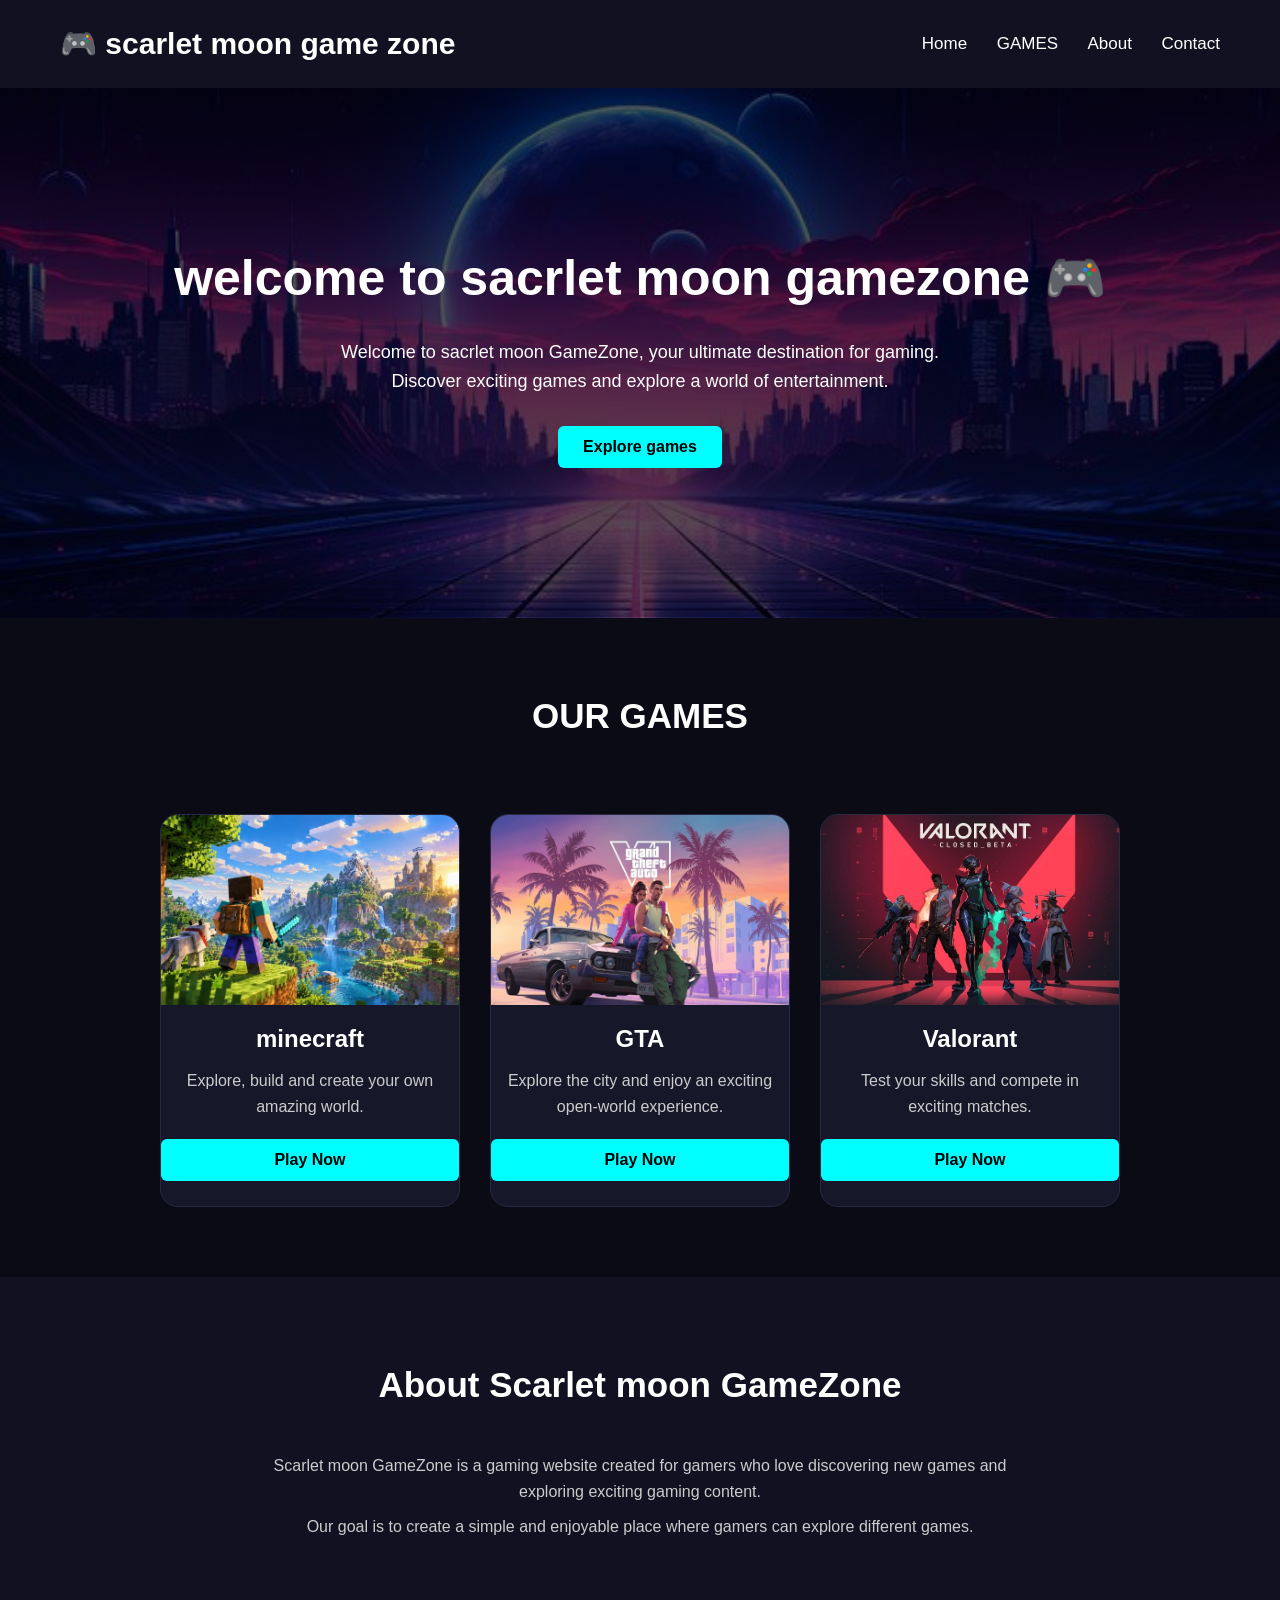
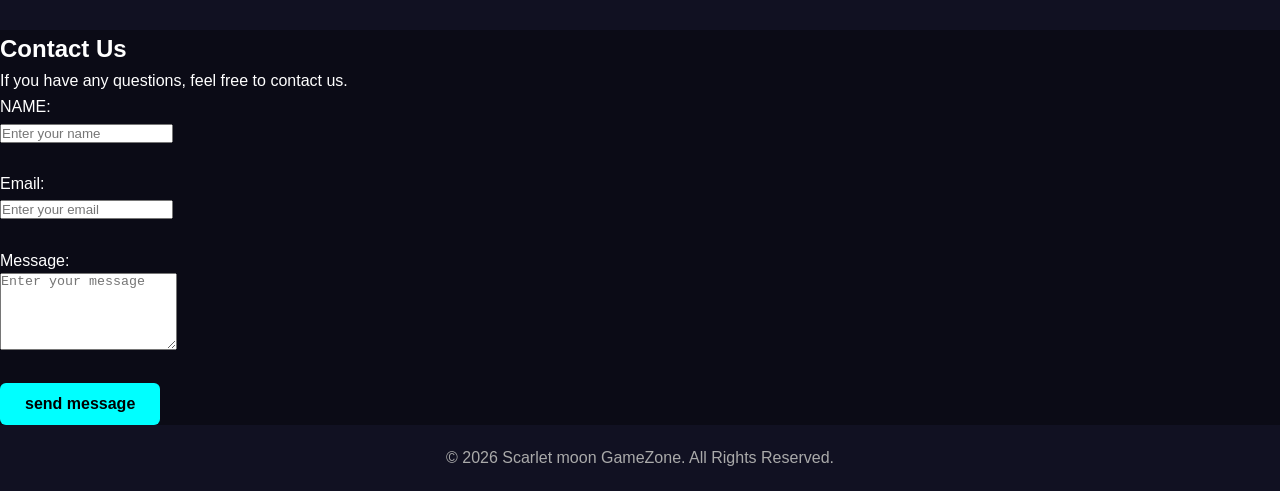
<file: index.html>
<!DOCTYPE html>
<html lang="en">
<head>
    <meta charset="UTF-8">
    <meta name="viewport" content="width=device-width, initial-scale=1.0">

<meta name="google-site-verification" content="H-sfAXGEu0cAhK9ViWTuftvDDtc1CVs0p0j3-8CPch4" />
    <title>scarlet moon game zone! Official Website</title>
</head>
       
       <link rel="stylesheet" href="style.css">
       <script src="script.js"></script>
<body>


    <!--===============HEADER===============-->
    <header>
        <h1>🎮 scarlet moon game zone </h1>

        <!--NEGATIVE MENU-->
        <nav>
            <a href="#home">Home</a>
            <a href="#games">GAMES</a>
            <a href="#about">About</a>
            <a href="#contact">Contact</a>

        </nav>
       
    </header>



    <!--====================HOME SECTION====================-->
    <section id="home">
        
        <h2>welcome to sacrlet moon gamezone 🎮</h2>


           <p>

              Welcome to sacrlet moon GameZone, your ultimate destination for gaming.
                Discover exciting games and explore a world of entertainment.

           </p>
              

                <button onclick="window.location.href='game.html'">Explore games</button>

     </section>



     <!--====================GAME SECTION====================-->

     <section id="games">
         
        <h2>OUR GAMES</h2>


        <!--Game Card 1-->
        <div class="game-card">

           
            <img src="image/Minecraft.jpg"
               alt="Minecraft game"
               width="300">
            

           <h3>minecraft</h3>
           
           
           <p>
               Explore, build and create your own amazing world.
           </p>


           <button>Play Now</button>


        </div>



        <!--Game Card2-->
        <div class="game-card">


            <img src="image/GTA.jpg"
              alt="GTA Game"
              width="300">

            
           <h3>GTA</h3> 
           
           
           <p>
               Explore the city and enjoy an exciting open-world experience.
           </p>


           <button>Play Now</button>


        </div>



        <!--Game Card 3-->
        <div class="game-card">


            <img src="image/Valorant.jpg"
                alt="Valorant Game"
                width="300">


            <h3>Valorant</h3>  
            
            
            <p>
                Test your skills and compete in exciting matches.
            </p>


            <button>Play Now</button>


        </div>

      </section>




      <!--====================ABOUT SECTION====================-->

      <section id="about">


          <h2>About Scarlet moon GameZone</h2>


          <p> Scarlet moon GameZone is a gaming website created for gamers who love
             discovering new games and exploring exciting gaming content.
            </p>


          <p>
              Our goal is to create a simple and enjoyable
              place where gamers can explore different games.

          </p>  


      </section>



      <!--====================CONTENT SECTION====================-->

      <section id="contect">

           <h2>Contact Us</h2>


           <p>If you have any questions, feel free to contact us.</p>


           <from>


               <label for="name">NAME:</label>
               <br>
               <input type="text" id="name" name="name"
                      placeholder="Enter your name">
                
                      
                <br><br>
                
                
                <label for="email">Email:</label>
                <br>
                <input type ="email" id="email" name="email"
                       placeholder="Enter your email">


                <br><br>
                
                
                <label for="message">Message:</label>
                <br>
                <textarea id="message" name="message"
                          placeholder="Enter your message"
                          rows="5"></textarea>
                
                          
                <br><br>   
                
                
                <button type="submit">send message</button>

    
           </from>


      </section>




    <!--==================== FOOTER ====================-->

    <footer>


        <p>© 2026  Scarlet moon GameZone. All Rights Reserved.</p>


    </footer>
</body>


</html>
</file>
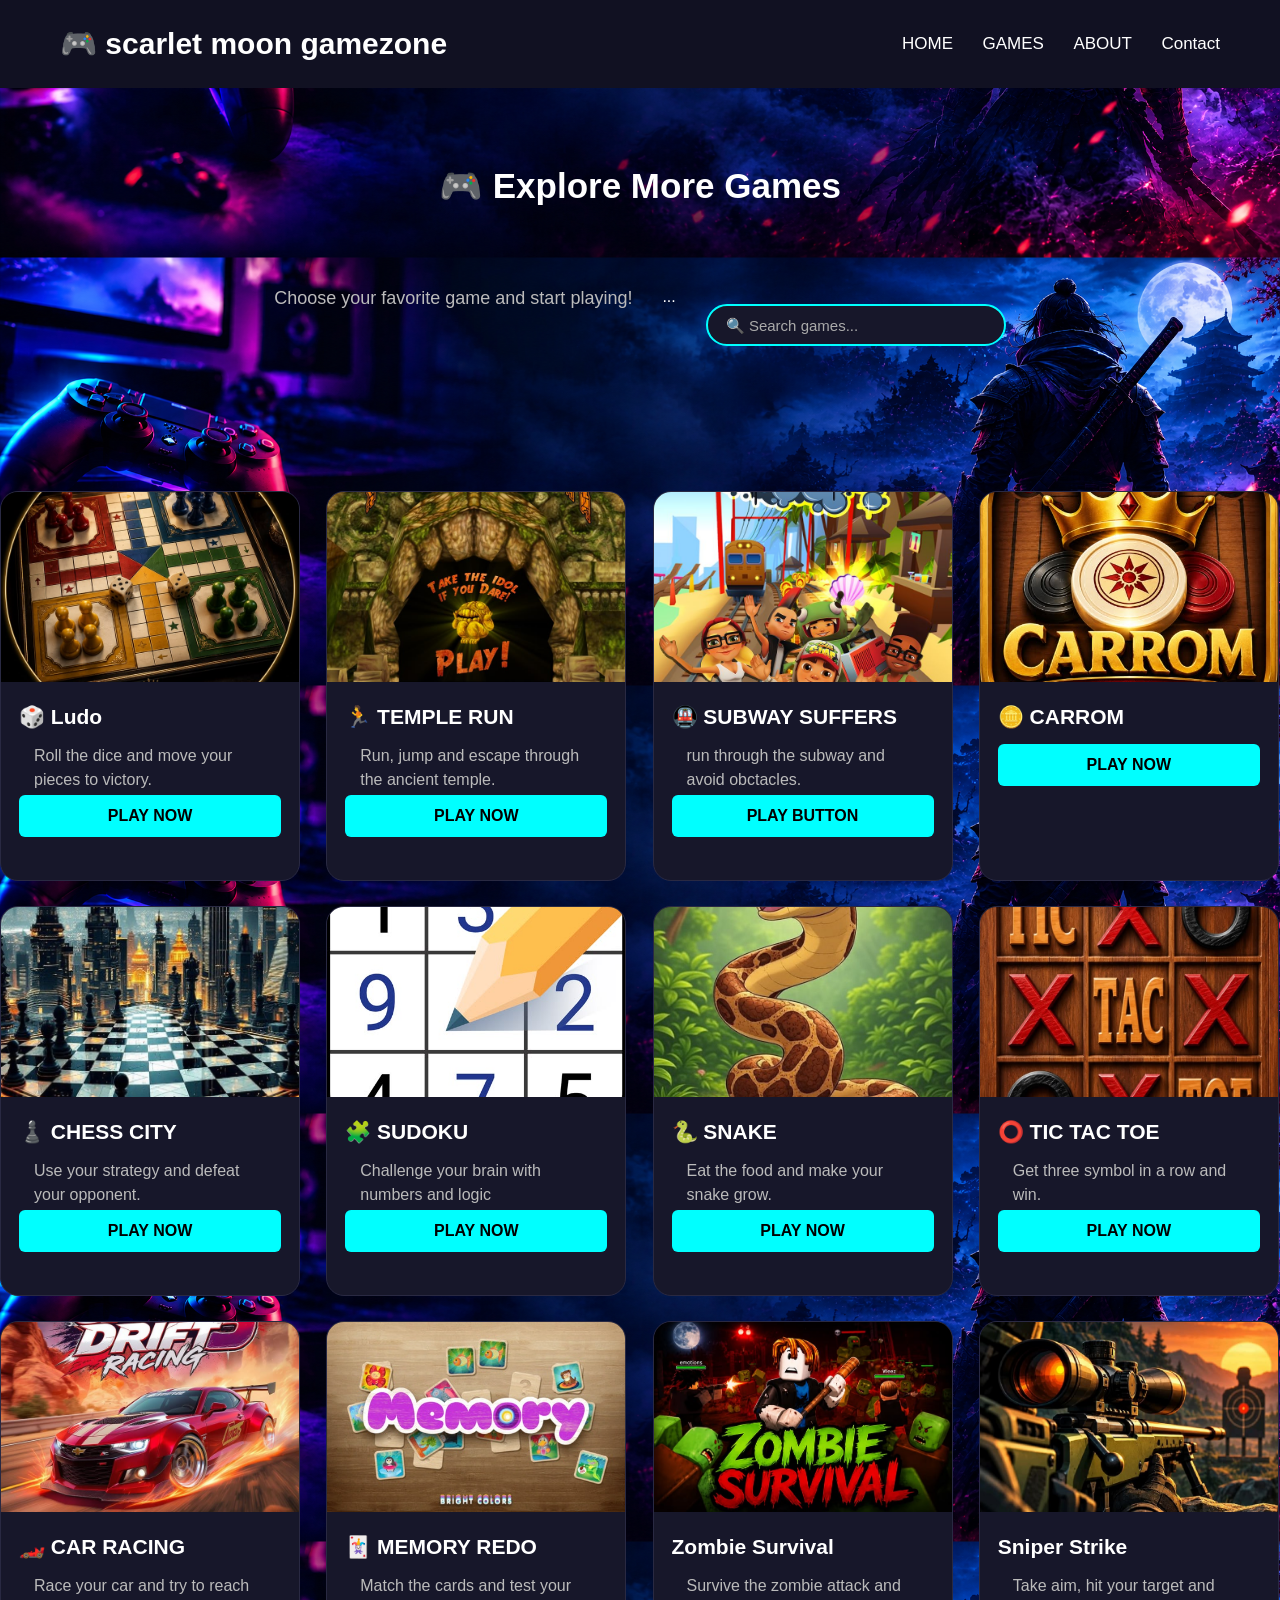
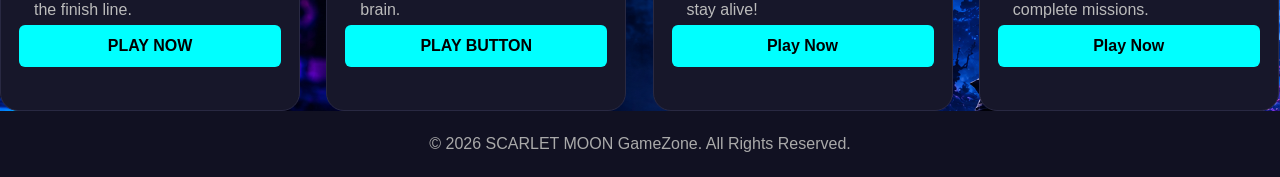
<file: game.html>
<!DOCTYPE html>
<html lang="en">
<head>
    <meta charset="UTF-8">
    <meta name="description" content="Welcome to Scarlet Moon Game Zone! Explore and play exciting online games., initial-scale=1.0">
    <title>Scarlet Moon Game Zone | Play Online Games</title>
    <link rel="icon" type="image/png" href="image/Scarlet Moon Gaming Emblem.png">
    <link rel="stylesheet" href="style.css">
</head>
<body>
    

       <!--HEADER-->
       
       <header>


              <h1>🎮 scarlet moon gamezone</h1>


              <nav>

                   <a href="index.html">HOME</a>
                   <a href="games.html">GAMES</a>
                   <a href="index.html"#about>ABOUT</a>
                   <a href="index.html"#contact>Contact</a>

              </nav>

              </header>

             <!--GAMES PAGE-->
           <section class="explore-games">
            <section id="games">

         <h2>🎮 Explore More Games</h2>
         <p class="games-subtitle">
           Choose your favorite game and start playing!
         </p>
         <div class="game-stats">
            ...
         </div>
       <!--SEARCH-->
         
       <div class="search-container">

       <input 
             type="text"
             id="searchGame"
             placeholder="🔍 Search games..."
             >
        </div>
      

             <!--GAME CARDS-->
         </section>

        <div class="games-grid">

             <div class="game-card">


                <img src="image/ludo.jpg" alt="LUDO">
                <div class="game-info">
                <h3>🎲 Ludo</h3>
                <p>Roll the dice and move your pieces to victory.</p>
                <button class="PLAY-BTN">PLAY NOW</button>

                </div>
             </div>



             <!--TEMPLE RUN-->


             <div class = "game-card">
                <img src="image/temple run.jpg" alt="TEMPLE RUN">
                <div class="game-info">
                <h3>🏃 TEMPLE RUN</h3>
                <p >Run, jump and escape through the ancient temple.</p>
                <button class="PLAY-BTN">PLAY NOW</button>

             </div>
             </div>



             <!--SUBWAY SUFFERS-->


             <div class="game-card">


                <img src="image/subway surfer.jpg" alt="SUBWAY SUFFERS">
                <div class="game-info">
                <h3>🚇 SUBWAY SUFFERS</h3>
                <p> run through the subway and avoid obctacles.</p>
                <button class="PLAY-BTN">PLAY BUTTON</button>

              </div>
             </div>



             <!--CARROM-->


             <div class="game-card">


                <img src="image/carrom.jpg" alt="CARROM">
                <div class="game-info">
                <h3>🪙  CARROM</h3>
                <button class="PLAY-BTN">PLAY NOW</button>

             </div>
             </div>



             <!--CHESS-->


             <div class="game-card">


                <img src="image/chess city.jpg" alt="CHESS CITY">
                 <div class="game-info">
                <h3>♟️ CHESS CITY</h3>
                <p>Use your strategy and defeat your opponent.</p>
                <button class="PLAY-BTN">PLAY NOW</button>


             </div>
             </div>



                <!--SUDOKU-->


             <div class="game-card">


                <img src="image/Sudoku Game.jpg" alt="SUDOKU">
                <div class="game-info">
                <h3>🧩 SUDOKU</h3>
                <p>Challenge your brain with numbers and logic</p>
                <button class="PLAY-BTN">PLAY NOW</button>


             </div>  
             </div>



             <!--snake-->


             <div class="game-card">


                <img src="image/snake.jpg" alt="SNAKE">
                <div class="game-info">
                <h3>🐍 SNAKE</h3>
                <p>Eat the food and make your snake grow.</p>
                <button class="PLAY-BTN">PLAY NOW</button>


             </div>
             </div>



             <!--TIC TAC TOE-->


             <div class="game-card">


                <img src="image/tic tac toe.jpg" alt="TIC TAC TOE">
                <div class="game-info">
                <h3>⭕ TIC TAC TOE</h3>
                <p> Get three symbol in a row and win.</p>
                <button class="PLAY-BTN">PLAY NOW</button>


             </div>
             </div>



          <!--car racing-->


          <div class="game-card">


            <img src="image/car.jpg" alt="CAR RACING">
            <div class="game-info">
            <h3>🏎️ CAR RACING</h3>
            <P> Race your car and try to reach the finish line.</P>
            <button class="PLAY-BTN">PLAY NOW</button>


          </div>
          </div>



          <!--memory game-->


          <div class="game-card">


            <img src="image/memory card.jpg" alt="MEMORY REDO">
            <div class="game-info">
            <h3>🃏 MEMORY REDO</h3>
            <p> Match the cards and test your brain.</p>
            <button class="PLAY-BTN">PLAY BUTTON</button>

            </div>
          </div>


          <!-- Zombie Survival -->
          <div class="game-card">
             <img src="image/zombie.jpg" alt="Zombie Survival"> 
             <div class="game-info">
             <h3>Zombie Survival</h3>
             <p>Survive the zombie attack and stay alive!</p>
             <button onclick="playGame('Zombie Survival')">Play Now</button>

          </div>
          </div>


          <!-- Sniper Strike -->
          <div class="game-card">


            <img src="image/Sniper.jpg" alt="Sniper Strike">
            <div class="game-info">
            <h3>Sniper Strike</h3>
            <p>Take aim, hit your target and complete missions.</p>
            <button onclick="playGame('Sniper Strike')">Play Now</button>


          </div>
          </div>

          </div>



       </section>



       <!--FOOTER-->


       <footer>

            <p>© 2026 SCARLET MOON GameZone. All Rights Reserved.</p>

        </footer>



        <script src="script.js"></script>


</body>
</html>
</file>
<file: style.css>
/* ================= GENERAL ================= */

* {
    margin: 0;
    padding: 0;
    box-sizing: border-box;
}

html {
    scroll-behavior: smooth;
}

body {
    font-family: Arial, sans-serif;
    background-color: #0b0b16;
    color: white;
    line-height: 1.6;
}


/* ================= HEADER ================= */

header {
    background-color: #111122;
    padding: 20px 60px;
    display: flex;
    justify-content: space-between;
    align-items: center;
    position: sticky;
    top: 0;
    z-index: 1000;
}

header h1 {
    font-size: 30px;
}

nav a {
    color: white;
    text-decoration: none;
    margin-left: 25px;
    font-size: 17px;
}

nav a:hover {
    color: #00ffff;
}


/* ================= HOME ================= */

#home {
    min-height: 500px;
    text-align: center;
    padding: 150px 20px;

    background-image: linear-gradient(
        rgba(0, 0, 0, 0.65),
        rgba(0, 0, 0, 0.65)
    ),
    url("image/gaming-bg.jpg");

    background-size: cover;
    background-position: center;
}

#home h2 {
    font-size: 50px;
    margin-bottom: 20px;
}

#home p {
    max-width: 650px;
    margin: 0 auto 30px;
    font-size: 18px;
}


/* ================= BUTTON ================= */

button {
    background-color: #00ffff;
    color: #000;
    border: none;
    padding: 12px 25px;
    border-radius: 6px;
    font-size: 16px;
    font-weight: bold;
    cursor: pointer;
}

button:hover {
    background-color: #ffffff;
    transform: scale(1.05);
}


/* ================= GAMES ================= */

#games {
    padding: 70px 50px;
    text-align: center;
}

#games h2,
#about h2,
#contact h2 {
    font-size: 35px;
    margin-bottom: 40px;
}


/* Game Cards Container */

#games {
    display: flex;
    flex-wrap: wrap;
    justify-content: center;
    gap: 30px;
}


/* Section heading */

#games > h2 {
    width: 100%;
}


/* ================= GAME CARD ================= */

.game-card {
    background-color: #17172a;
    width: 300px;
    padding-bottom: 25px;
    border-radius: 12px;
    overflow: hidden;

    transition: 0.3s;
}

.game-card:hover {
    transform: translateY(-10px);
    box-shadow: 0 10px 30px rgba(0, 255, 255, 0.3);
}

.game-card img {
    width: 100%;
    height: 200px;
    object-fit: cover;
}

.game-card h3 {
    font-size: 24px;
    margin: 15px 0 10px;
}

.game-card p {
    padding: 0 15px;
    margin-bottom: 20px;
    color: #cccccc;
}


/* ================= ABOUT ================= */

#about {
    padding: 80px 20px;
    text-align: center;
    background-color: #111122;
}

#about p {
    max-width: 750px;
    margin: 10px auto;
    color: #cccccc;
}


/* ================= CONTACT ================= */

#contact {
    padding: 80px 20px;
    text-align: center;
}

form {
    max-width: 500px;
    margin: auto;
    text-align: left;
}

form label {
    display: block;
    margin-bottom: 5px;
}

form input,
form textarea {
    width: 100%;
    padding: 12px;
    margin-bottom: 15px;

    background-color: #17172a;
    color: white;

    border: 1px solid #444;
    border-radius: 5px;
}

form textarea {
    resize: vertical;
}

form button {
    display: block;
    margin: auto;
}


/* ================= FOOTER ================= */

footer {
    background-color: #111122;
    text-align: center;
    padding: 20px;
    color: #aaaaaa;
}


/* ================= MOBILE ================= */

@media (max-width: 768px) {

    header {
        flex-direction: column;
        padding: 20px;
    }

    nav {
        margin-top: 15px;
    }

    nav a {
        margin: 0 8px;
        font-size: 14px;
    }

    #home h2 {
        font-size: 35px;
    }

    #games {
        padding: 50px 20px;
    }
}

/* ================= SEARCH BAR ================= */

#searchGame {
    width: 300px;
    height: 42px;
    padding: 10px 15px;
    margin: 20px auto 40px;

    display: block;

    border: 2px solid #00ffff;
    border-radius: 25px;

    background-color: #17172a;
    color: white;

    font-size: 15px;
    outline: none;
}

#searchGame::placeholder {
    color: #aaaaaa;
}

#searchGame:focus {
    box-shadow: 0 0 15px rgba(0, 255, 255, 0.5);
}

/* ===== EXPLORE GAMES PAGE ===== */

.games-page {
    padding: 60px 5%;
    min-height: 100vh;
}

/* Heading */

.games-page h1 {
    text-align: center;
    font-size: 48px;
    margin: 0 0 10px;
}

.games-subtitle {
    text-align: center;
    font-size: 18px;
    color: #bbbbbb;
    margin-bottom: 25px;
}

/* Search - RIGHT SIDE */

.search-container {
    display: flex;
    justify-content:flex-end;
    margin-bottom: 35px;
}

#searchGame {
    width: 300px;
    height: 42px;
    padding: 0 18px;
    border: 2px solid #00ffff;
    border-radius: 25px;
    background: #17172a;
    color: white;
    font-size: 15px;
    outline: none;
}

#searchGame:focus {
    box-shadow: 0 0 15px rgba(0, 255, 255, 0.4);
}

/* 4 COLUMN GRID */

.games-grid {
    display: grid;
    grid-template-columns: repeat(4, 1fr);
    grid-template-rows: repeat(3, auto);
    gap: 25px;
}

/* GAME CARD */

.game-card {
    background: #17172a;
    border: 1px solid #292942;
    border-radius: 18px;
    overflow: hidden;
    min-height: 390px;
    display: flex;
    flex-direction: column;
    transition: 0.3s ease;
}

.game-card:hover {
    transform: translateY(-8px);
    border-color: #00ffff;
    box-shadow: 0 10px 30px rgba(0, 255, 255, 0.2);
}

/* IMAGE */

.game-card img {
    width: 100%;
    height: 190px;
    object-fit: cover;
}

/* CARD CONTENT */

.game-info {
    padding: 18px;
    display: flex;
    flex-direction: column;
    flex: 1;
}

.game-info h3 {
    font-size: 21px;
    margin: 0 0 10px;
}

.game-info p {
    color: #bbbbbb;
    line-height: 1.5;
    margin: 0;
    flex: 1;
}

/* BUTTON */

.play-btn {
    margin-top: 15px;
    padding: 10px 20px;
    border: none;
    border-radius: 25px;
    background: #00ffff;
    color: #080812;
    font-weight: bold;
    cursor: pointer;
    transition: 0.3s;
}

.play-btn:hover {
    transform: scale(1.05);
    box-shadow: 0 0 15px #00ffff;
}

/* TABLET */

@media (max-width: 1100px) {
    .games-grid {
        grid-template-columns: repeat(3, 1fr);
    }
}

/* MOBILE */

@media (max-width: 800px) {
    .games-grid {
        grid-template-columns: repeat(2, 1fr);
    }
}

@media (max-width: 500px) {

    .games-grid {
        grid-template-columns: 1fr;
    }

    .search-container {
        justify-content: center;
    }

    #searchGame {
        width: 80%;
    }

    .games-page h1 {
        font-size: 34px;
    }
}

.explore-games {
    background-image: url("image/secbg.png");
    background-size:contain;
    background-position:10%;
    background-repeat:10;

}
</file>
